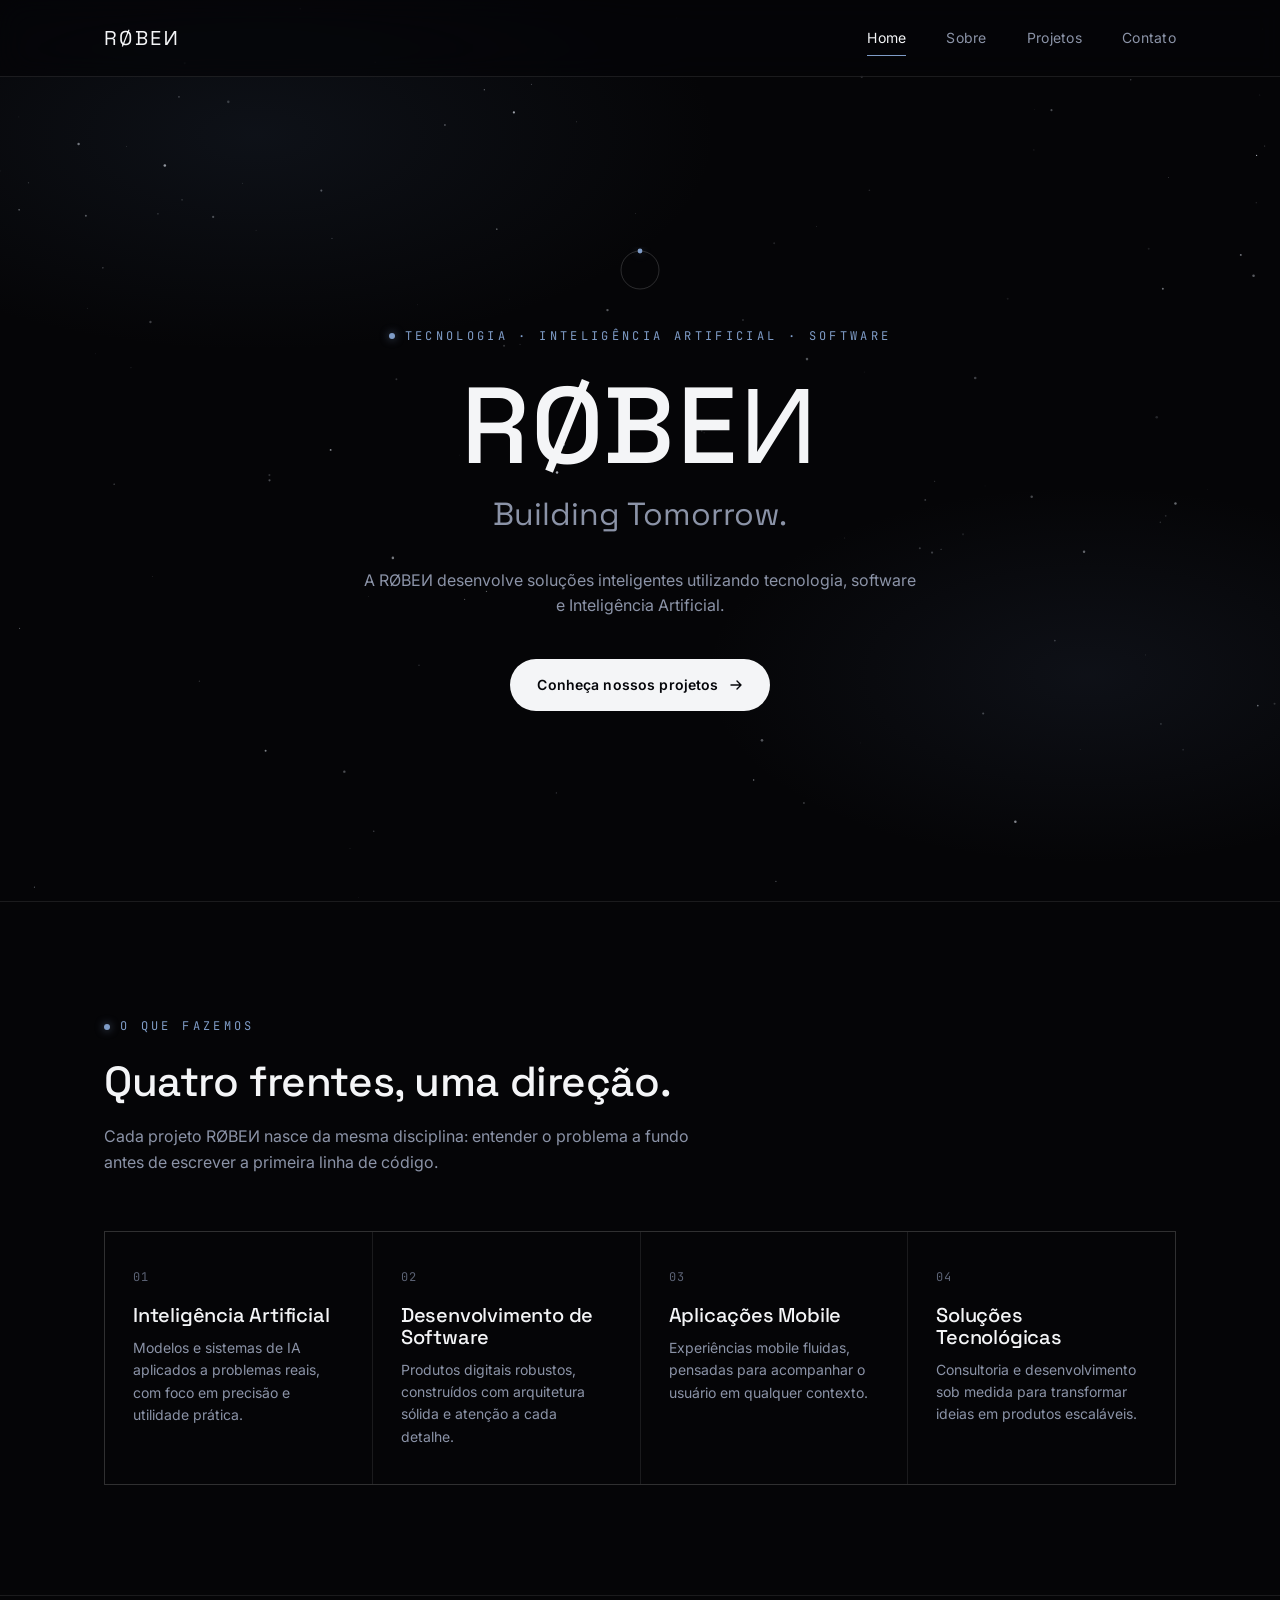
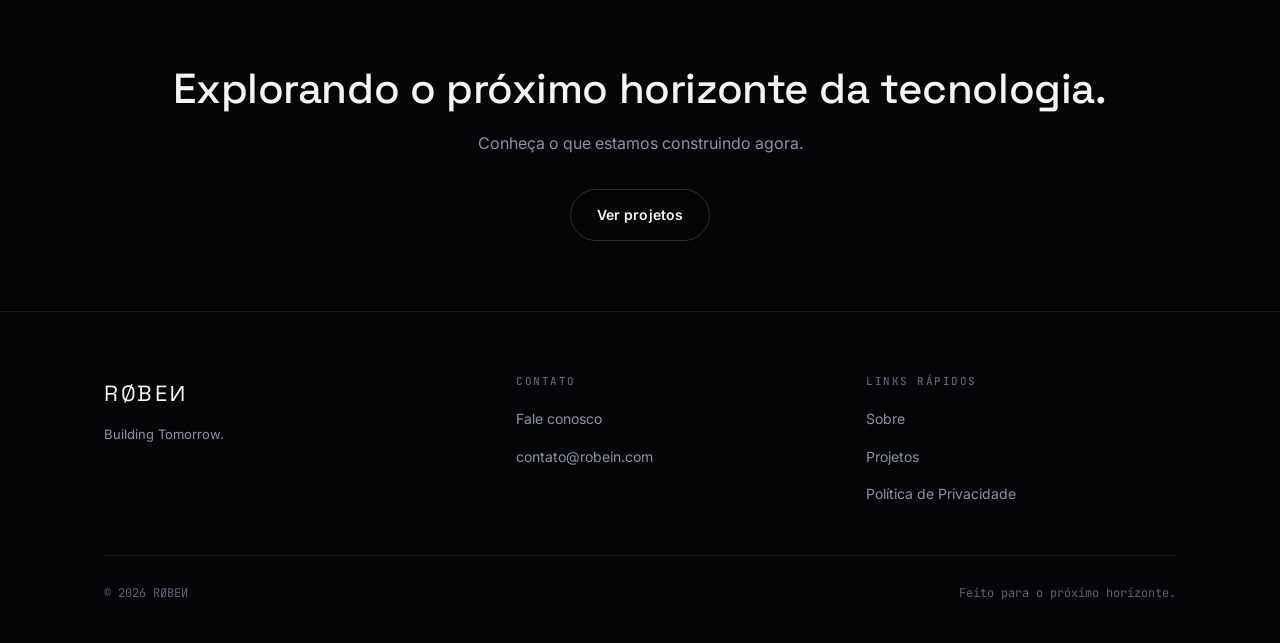
<file: index.html>
<!DOCTYPE html>
<html lang="pt-BR">
<head>
<meta charset="UTF-8">
<meta name="viewport" content="width=device-width, initial-scale=1.0">
<title>RØBEИ — Building Tomorrow.</title>
<meta name="description" content="A RØBEИ desenvolve soluções inteligentes utilizando tecnologia, software e Inteligência Artificial. Uma empresa de tecnologia inspirada no espaço.">
<meta name="theme-color" content="#050507">

<meta property="og:title" content="RØBEИ — Building Tomorrow.">
<meta property="og:description" content="A RØBEИ desenvolve soluções inteligentes utilizando tecnologia, software e Inteligência Artificial.">
<meta property="og:type" content="website">

<link rel="preconnect" href="https://fonts.googleapis.com">
<link rel="preconnect" href="https://fonts.gstatic.com" crossorigin>
<link href="https://fonts.googleapis.com/css2?family=Space+Grotesk:wght@400;500;600;700&family=Inter:wght@400;500;600&family=JetBrains+Mono:wght@400;500&display=swap" rel="stylesheet">
<link rel="stylesheet" href="css/style.css?v=2">
</head>
<body>

<header class="site-nav">
  <div class="container nav-inner">
    <a href="index.html" class="wordmark">RØBEИ<span class="sr-only"> (Roben)</span></a>
    <nav class="links">
      <a href="index.html" class="active">Home</a>
      <a href="sobre.html">Sobre</a>
      <a href="projetos.html">Projetos</a>
      <a href="contato.html">Contato</a>
    </nav>
    <button class="nav-toggle" aria-label="Abrir menu" aria-expanded="false">
      <svg width="18" height="18" viewBox="0 0 18 18" fill="none"><path d="M2 5h14M2 9h14M2 13h14" stroke="currentColor" stroke-width="1.4" stroke-linecap="round"/></svg>
    </button>
  </div>
</header>

<main>

  <!-- ============ HERO ============ -->
  <section class="hero">
    <div class="orbit-mark" aria-hidden="true">
      <svg viewBox="0 0 46 46">
        <circle class="ring" cx="23" cy="23" r="19"/>
        <circle class="dot" cx="23" cy="4" r="2.4"/>
      </svg>
    </div>
    <div class="eyebrow">Tecnologia · Inteligência Artificial · Software</div>
    <h1 class="brand">R<span class="star">Ø</span>BE<span class="star delay">И</span><span class="sr-only"> (Roben)</span></h1>
    <p class="tagline">Building Tomorrow.</p>
    <p class="lede">A RØBEИ desenvolve soluções inteligentes utilizando tecnologia, software e Inteligência Artificial.</p>
    <a href="projetos.html" class="btn btn-primary">
      Conheça nossos projetos
      <svg viewBox="0 0 14 14" fill="none"><path d="M2 7h10M8 3l4 4-4 4" stroke="currentColor" stroke-width="1.4" stroke-linecap="round" stroke-linejoin="round"/></svg>
    </a>
  </section>

  <hr class="hair">

  <!-- ============ O QUE FAZEMOS ============ -->
  <section>
    <div class="container">
      <div class="section-head reveal">
        <div class="eyebrow">O que fazemos</div>
        <h2>Quatro frentes, uma direção.</h2>
        <p>Cada projeto RØBEИ nasce da mesma disciplina: entender o problema a fundo antes de escrever a primeira linha de código.</p>
      </div>
    </div>
    <div class="container">
      <div class="grid-4 reveal">
        <div class="card">
          <span class="idx">01</span>
          <h3>Inteligência Artificial</h3>
          <p>Modelos e sistemas de IA aplicados a problemas reais, com foco em precisão e utilidade prática.</p>
        </div>
        <div class="card">
          <span class="idx">02</span>
          <h3>Desenvolvimento de Software</h3>
          <p>Produtos digitais robustos, construídos com arquitetura sólida e atenção a cada detalhe.</p>
        </div>
        <div class="card">
          <span class="idx">03</span>
          <h3>Aplicações Mobile</h3>
          <p>Experiências mobile fluidas, pensadas para acompanhar o usuário em qualquer contexto.</p>
        </div>
        <div class="card">
          <span class="idx">04</span>
          <h3>Soluções Tecnológicas</h3>
          <p>Consultoria e desenvolvimento sob medida para transformar ideias em produtos escaláveis.</p>
        </div>
      </div>
    </div>
  </section>

  <hr class="hair">

  <!-- ============ CTA FINAL ============ -->
  <section class="tight">
    <div class="container reveal" style="text-align:center;">
      <h2>Explorando o próximo horizonte da tecnologia.</h2>
      <p style="margin:0 auto 32px;">Conheça o que estamos construindo agora.</p>
      <a href="projetos.html" class="btn btn-ghost">Ver projetos</a>
    </div>
  </section>

</main>

<footer class="site-footer">
  <div class="container">
    <div class="footer-grid">
      <div class="footer-brand">
        <div class="wordmark">RØBEИ</div>
        <p>Building Tomorrow.</p>
      </div>
      <div class="footer-col">
        <h4>Contato</h4>
        <ul>
          <li><a href="contato.html">Fale conosco</a></li>
          <li><a href="mailto:contato@robein.com">contato@robein.com</a></li>
        </ul>
      </div>
      <div class="footer-col">
        <h4>Links rápidos</h4>
        <ul>
          <li><a href="sobre.html">Sobre</a></li>
          <li><a href="projetos.html">Projetos</a></li>
          <li><a href="privacidade.html">Política de Privacidade</a></li>
        </ul>
      </div>
    </div>
    <div class="footer-bottom">
      <span>© 2026 RØBEИ</span>
      <span>Feito para o próximo horizonte.</span>
    </div>
  </div>
</footer>

<script src="js/main.js"></script>
</body>
</html>
</file>
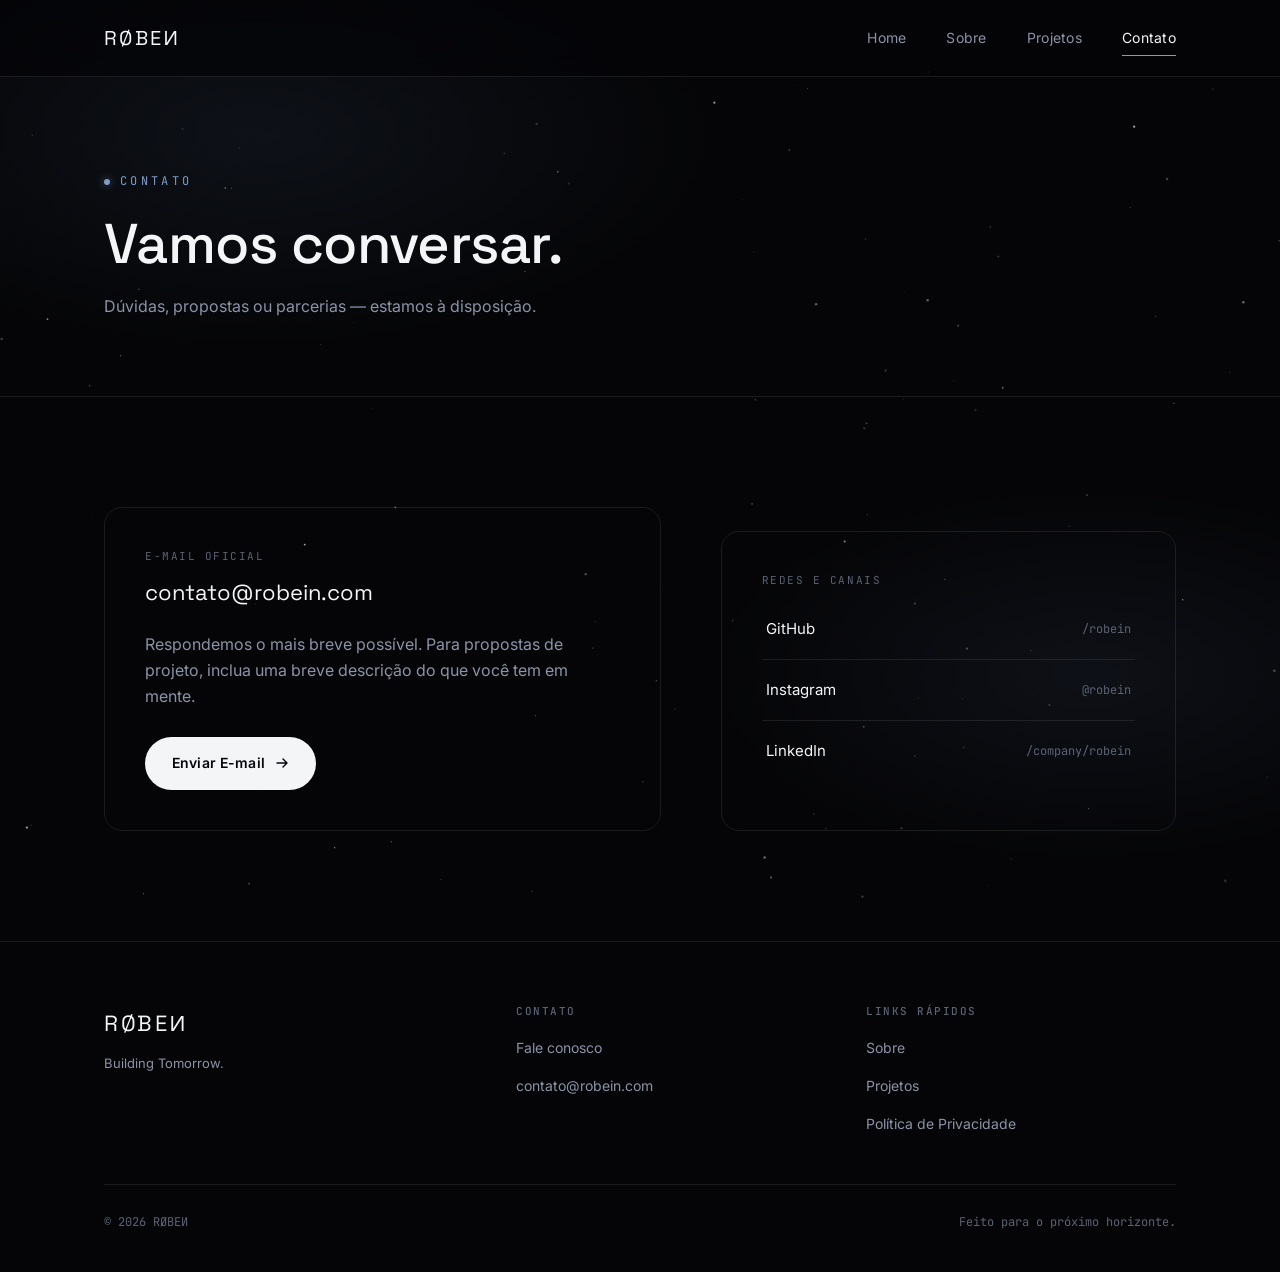
<file: contato.html>
<!DOCTYPE html>
<html lang="pt-BR">
<head>
<meta charset="UTF-8">
<meta name="viewport" content="width=device-width, initial-scale=1.0">
<title>Contato — RØBEИ</title>
<meta name="description" content="Entre em contato com a RØBEИ. E-mail, GitHub, Instagram e LinkedIn.">
<meta name="theme-color" content="#050507">

<link rel="preconnect" href="https://fonts.googleapis.com">
<link rel="preconnect" href="https://fonts.gstatic.com" crossorigin>
<link href="https://fonts.googleapis.com/css2?family=Space+Grotesk:wght@400;500;600;700&family=Inter:wght@400;500;600&family=JetBrains+Mono:wght@400;500&display=swap" rel="stylesheet">
<link rel="stylesheet" href="css/style.css?v=2">
</head>
<body>

<header class="site-nav">
  <div class="container nav-inner">
    <a href="index.html" class="wordmark">RØBEИ<span class="sr-only"> (Roben)</span></a>
    <nav class="links">
      <a href="index.html">Home</a>
      <a href="sobre.html">Sobre</a>
      <a href="projetos.html">Projetos</a>
      <a href="contato.html" class="active">Contato</a>
    </nav>
    <button class="nav-toggle" aria-label="Abrir menu" aria-expanded="false">
      <svg width="18" height="18" viewBox="0 0 18 18" fill="none"><path d="M2 5h14M2 9h14M2 13h14" stroke="currentColor" stroke-width="1.4" stroke-linecap="round"/></svg>
    </button>
  </div>
</header>

<main>

  <section class="page-hero">
    <div class="container">
      <div class="eyebrow reveal">Contato</div>
      <h1 class="reveal">Vamos conversar.</h1>
      <p class="reveal" style="max-width:560px;">Dúvidas, propostas ou parcerias — estamos à disposição.</p>
    </div>
  </section>

  <section>
    <div class="container">
      <div class="contact-grid">

        <div class="contact-block reveal">
          <span class="contact-label">E-mail oficial</span>
          <div class="contact-value">contato@robein.com</div>
          <p style="margin-bottom:28px;">Respondemos o mais breve possível. Para propostas de projeto, inclua uma breve descrição do que você tem em mente.</p>
          <a href="mailto:contato@robein.com" class="btn btn-primary">
            Enviar E-mail
            <svg viewBox="0 0 14 14" fill="none"><path d="M2 7h10M8 3l4 4-4 4" stroke="currentColor" stroke-width="1.4" stroke-linecap="round" stroke-linejoin="round"/></svg>
          </a>
        </div>

        <div class="contact-block reveal">
          <span class="contact-label">Redes e canais</span>
          <ul class="social-list">
            <li>
              <a href="#" target="_blank" rel="noopener noreferrer">
                GitHub
                <span class="tag">/robein</span>
              </a>
            </li>
            <li>
              <a href="#" target="_blank" rel="noopener noreferrer">
                Instagram
                <span class="tag">@robein</span>
              </a>
            </li>
            <li>
              <a href="#" target="_blank" rel="noopener noreferrer">
                LinkedIn
                <span class="tag">/company/robein</span>
              </a>
            </li>
          </ul>
        </div>

      </div>
    </div>
  </section>

</main>

<footer class="site-footer">
  <div class="container">
    <div class="footer-grid">
      <div class="footer-brand">
        <div class="wordmark">RØBEИ</div>
        <p>Building Tomorrow.</p>
      </div>
      <div class="footer-col">
        <h4>Contato</h4>
        <ul>
          <li><a href="contato.html">Fale conosco</a></li>
          <li><a href="mailto:contato@robein.com">contato@robein.com</a></li>
        </ul>
      </div>
      <div class="footer-col">
        <h4>Links rápidos</h4>
        <ul>
          <li><a href="sobre.html">Sobre</a></li>
          <li><a href="projetos.html">Projetos</a></li>
          <li><a href="privacidade.html">Política de Privacidade</a></li>
        </ul>
      </div>
    </div>
    <div class="footer-bottom">
      <span>© 2026 RØBEИ</span>
      <span>Feito para o próximo horizonte.</span>
    </div>
  </div>
</footer>

<script src="js/main.js"></script>
</body>
</html>
</file>
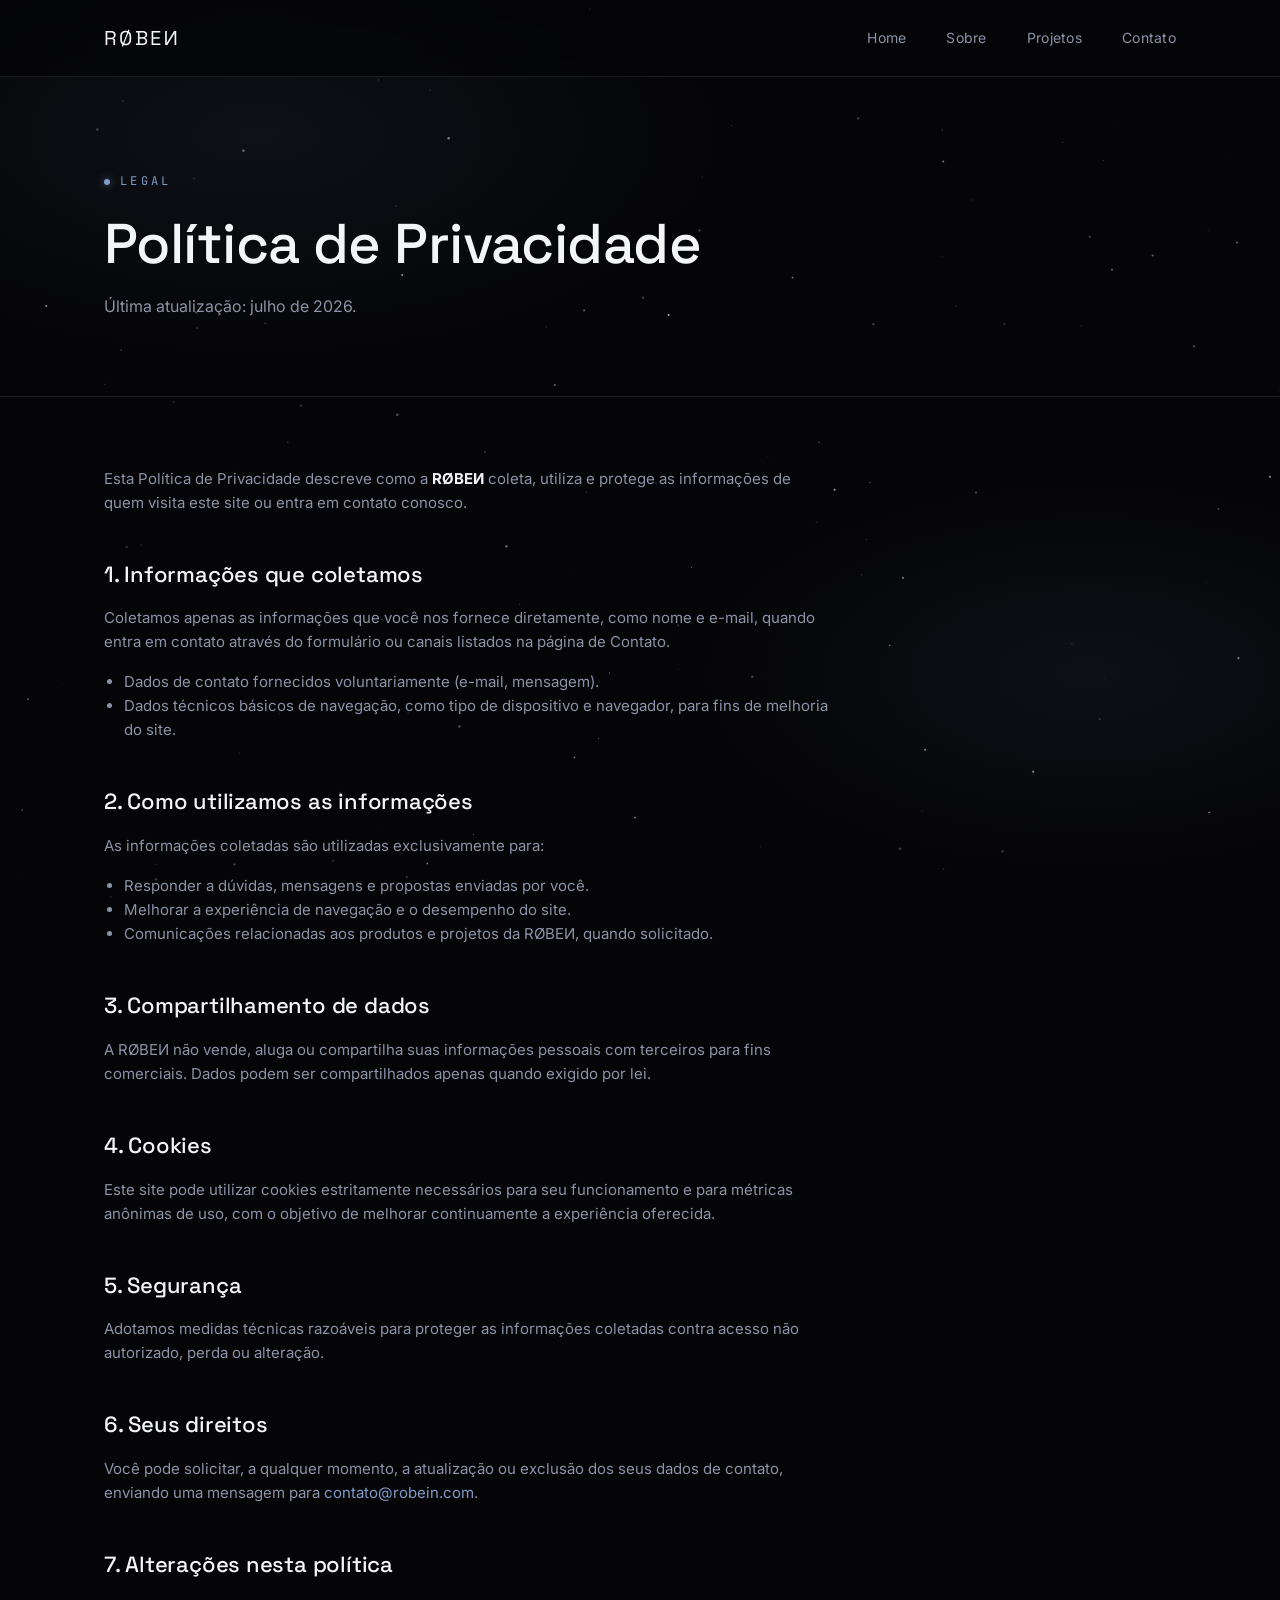
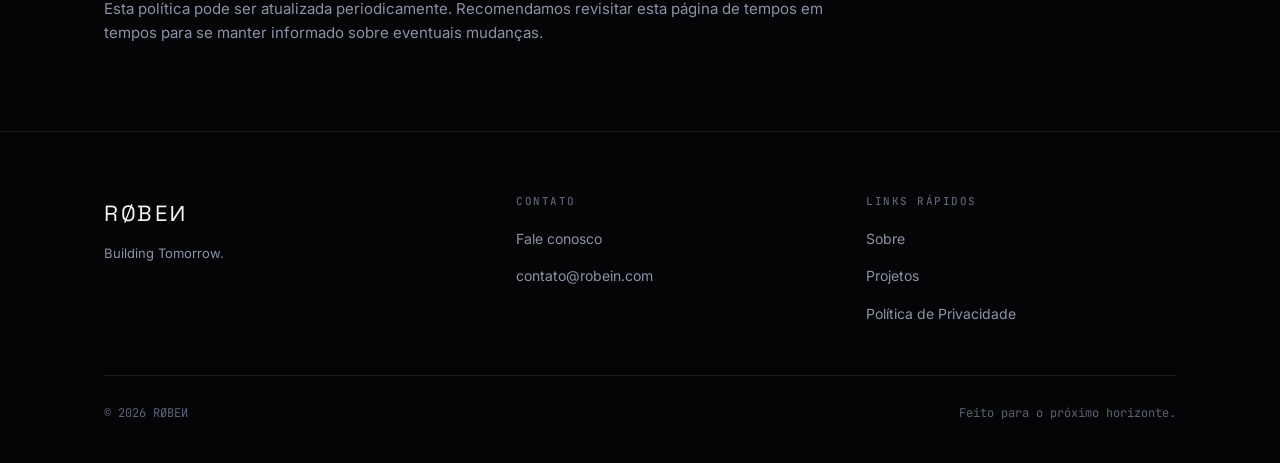
<file: privacidade.html>
<!DOCTYPE html>
<html lang="pt-BR">
<head>
<meta charset="UTF-8">
<meta name="viewport" content="width=device-width, initial-scale=1.0">
<title>Política de Privacidade — RØBEИ</title>
<meta name="description" content="Política de Privacidade da RØBEИ: como coletamos, usamos e protegemos suas informações.">
<meta name="theme-color" content="#050507">

<link rel="preconnect" href="https://fonts.googleapis.com">
<link rel="preconnect" href="https://fonts.gstatic.com" crossorigin>
<link href="https://fonts.googleapis.com/css2?family=Space+Grotesk:wght@400;500;600;700&family=Inter:wght@400;500;600&family=JetBrains+Mono:wght@400;500&display=swap" rel="stylesheet">
<link rel="stylesheet" href="css/style.css?v=2">
</head>
<body>

<header class="site-nav">
  <div class="container nav-inner">
    <a href="index.html" class="wordmark">RØBEИ<span class="sr-only"> (Roben)</span></a>
    <nav class="links">
      <a href="index.html">Home</a>
      <a href="sobre.html">Sobre</a>
      <a href="projetos.html">Projetos</a>
      <a href="contato.html">Contato</a>
    </nav>
    <button class="nav-toggle" aria-label="Abrir menu" aria-expanded="false">
      <svg width="18" height="18" viewBox="0 0 18 18" fill="none"><path d="M2 5h14M2 9h14M2 13h14" stroke="currentColor" stroke-width="1.4" stroke-linecap="round"/></svg>
    </button>
  </div>
</header>

<main>

  <section class="page-hero">
    <div class="container">
      <div class="eyebrow reveal">Legal</div>
      <h1 class="reveal">Política de Privacidade</h1>
      <p class="reveal">Última atualização: julho de 2026.</p>
    </div>
  </section>

  <section class="tight">
    <div class="container prose reveal">

      <p>Esta Política de Privacidade descreve como a <strong>RØBEИ</strong> coleta, utiliza e protege as informações de quem visita este site ou entra em contato conosco.</p>

      <h2>1. Informações que coletamos</h2>
      <p>Coletamos apenas as informações que você nos fornece diretamente, como nome e e-mail, quando entra em contato através do formulário ou canais listados na página de Contato.</p>
      <ul>
        <li>Dados de contato fornecidos voluntariamente (e-mail, mensagem).</li>
        <li>Dados técnicos básicos de navegação, como tipo de dispositivo e navegador, para fins de melhoria do site.</li>
      </ul>

      <h2>2. Como utilizamos as informações</h2>
      <p>As informações coletadas são utilizadas exclusivamente para:</p>
      <ul>
        <li>Responder a dúvidas, mensagens e propostas enviadas por você.</li>
        <li>Melhorar a experiência de navegação e o desempenho do site.</li>
        <li>Comunicações relacionadas aos produtos e projetos da RØBEИ, quando solicitado.</li>
      </ul>

      <h2>3. Compartilhamento de dados</h2>
      <p>A RØBEИ não vende, aluga ou compartilha suas informações pessoais com terceiros para fins comerciais. Dados podem ser compartilhados apenas quando exigido por lei.</p>

      <h2>4. Cookies</h2>
      <p>Este site pode utilizar cookies estritamente necessários para seu funcionamento e para métricas anônimas de uso, com o objetivo de melhorar continuamente a experiência oferecida.</p>

      <h2>5. Segurança</h2>
      <p>Adotamos medidas técnicas razoáveis para proteger as informações coletadas contra acesso não autorizado, perda ou alteração.</p>

      <h2>6. Seus direitos</h2>
      <p>Você pode solicitar, a qualquer momento, a atualização ou exclusão dos seus dados de contato, enviando uma mensagem para <a href="mailto:contato@robein.com" style="color:var(--accent); text-decoration:none;">contato@robein.com</a>.</p>

      <h2>7. Alterações nesta política</h2>
      <p>Esta política pode ser atualizada periodicamente. Recomendamos revisitar esta página de tempos em tempos para se manter informado sobre eventuais mudanças.</p>

    </div>
  </section>

</main>

<footer class="site-footer">
  <div class="container">
    <div class="footer-grid">
      <div class="footer-brand">
        <div class="wordmark">RØBEИ</div>
        <p>Building Tomorrow.</p>
      </div>
      <div class="footer-col">
        <h4>Contato</h4>
        <ul>
          <li><a href="contato.html">Fale conosco</a></li>
          <li><a href="mailto:contato@robein.com">contato@robein.com</a></li>
        </ul>
      </div>
      <div class="footer-col">
        <h4>Links rápidos</h4>
        <ul>
          <li><a href="sobre.html">Sobre</a></li>
          <li><a href="projetos.html">Projetos</a></li>
          <li><a href="privacidade.html">Política de Privacidade</a></li>
        </ul>
      </div>
    </div>
    <div class="footer-bottom">
      <span>© 2026 RØBEИ</span>
      <span>Feito para o próximo horizonte.</span>
    </div>
  </div>
</footer>

<script src="js/main.js"></script>
</body>
</html>
</file>
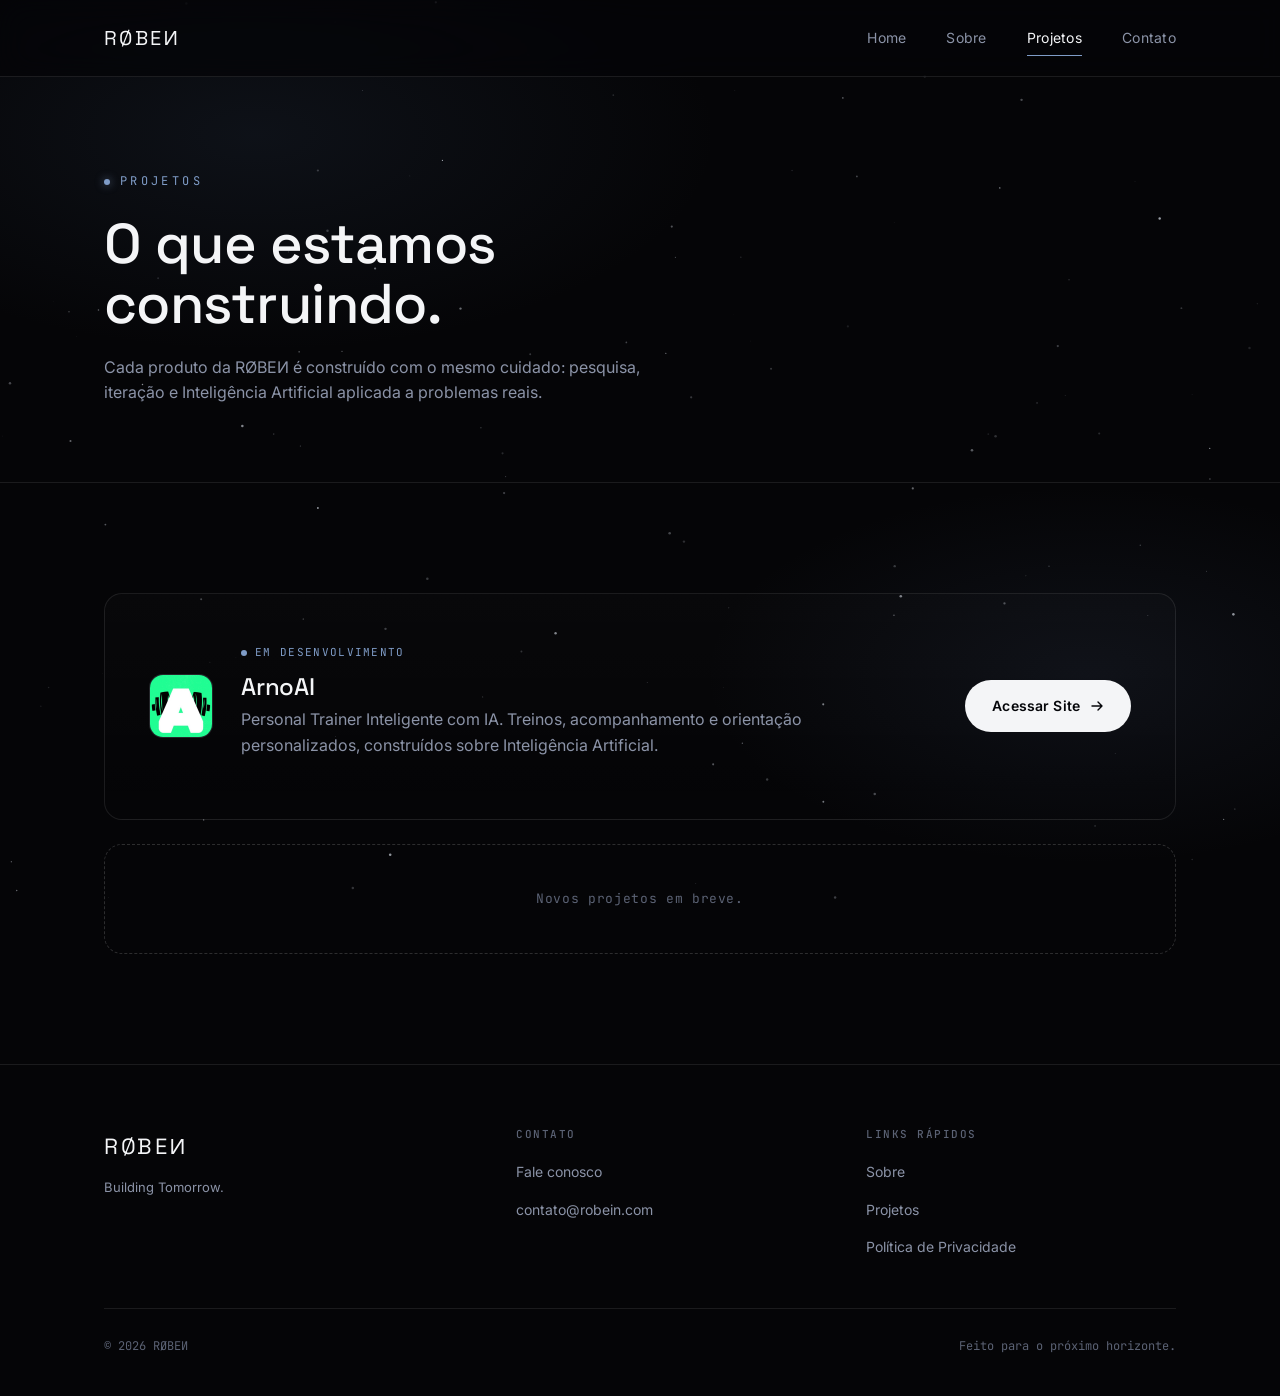
<file: projetos.html>
<!DOCTYPE html>
<html lang="pt-BR">
<head>
<meta charset="UTF-8">
<meta name="viewport" content="width=device-width, initial-scale=1.0">
<title>Projetos — RØBEИ</title>
<meta name="description" content="Conheça os projetos da RØBEИ, incluindo o ArnoAI, personal trainer inteligente com Inteligência Artificial.">
<meta name="theme-color" content="#050507">

<link rel="preconnect" href="https://fonts.googleapis.com">
<link rel="preconnect" href="https://fonts.gstatic.com" crossorigin>
<link href="https://fonts.googleapis.com/css2?family=Space+Grotesk:wght@400;500;600;700&family=Inter:wght@400;500;600&family=JetBrains+Mono:wght@400;500&display=swap" rel="stylesheet">
<link rel="stylesheet" href="css/style.css?v=2">
</head>
<body>

<header class="site-nav">
  <div class="container nav-inner">
    <a href="index.html" class="wordmark">RØBEИ<span class="sr-only"> (Roben)</span></a>
    <nav class="links">
      <a href="index.html">Home</a>
      <a href="sobre.html">Sobre</a>
      <a href="projetos.html" class="active">Projetos</a>
      <a href="contato.html">Contato</a>
    </nav>
    <button class="nav-toggle" aria-label="Abrir menu" aria-expanded="false">
      <svg width="18" height="18" viewBox="0 0 18 18" fill="none"><path d="M2 5h14M2 9h14M2 13h14" stroke="currentColor" stroke-width="1.4" stroke-linecap="round"/></svg>
    </button>
  </div>
</header>

<main>

  <section class="page-hero">
    <div class="container">
      <div class="eyebrow reveal">Projetos</div>
      <h1 class="reveal">O que estamos<br>construindo.</h1>
      <p class="reveal" style="max-width:600px;">Cada produto da RØBEИ é construído com o mesmo cuidado: pesquisa, iteração e Inteligência Artificial aplicada a problemas reais.</p>
    </div>
  </section>

  <section>
    <div class="container" style="display:flex; flex-direction:column; gap:24px;">

      <div class="project-card reveal">
        <div class="project-icon" style="width:64px;height:64px;overflow:hidden;border-radius:14px;flex-shrink:0;">
          <img style="width:64px;height:64px;object-fit:cover;display:block;" src="[data-uri]" alt="Logo do ArnoAI" loading="lazy">
        </div>
        <div class="project-info">
          <span class="status">Em desenvolvimento</span>
          <h3>ArnoAI</h3>
          <p>Personal Trainer Inteligente com IA. Treinos, acompanhamento e orientação personalizados, construídos sobre Inteligência Artificial.</p>
        </div>
        <a href="https://guxta44.github.io/ArnoAI/" class="btn btn-primary" target="_blank" rel="noopener noreferrer">
          Acessar Site
          <svg viewBox="0 0 14 14" fill="none"><path d="M2 7h10M8 3l4 4-4 4" stroke="currentColor" stroke-width="1.4" stroke-linecap="round" stroke-linejoin="round"/></svg>
        </a>
      </div>

      <div class="project-placeholder reveal">
        Novos projetos em breve.
      </div>

    </div>
  </section>

</main>

<footer class="site-footer">
  <div class="container">
    <div class="footer-grid">
      <div class="footer-brand">
        <div class="wordmark">RØBEИ</div>
        <p>Building Tomorrow.</p>
      </div>
      <div class="footer-col">
        <h4>Contato</h4>
        <ul>
          <li><a href="contato.html">Fale conosco</a></li>
          <li><a href="mailto:contato@robein.com">contato@robein.com</a></li>
        </ul>
      </div>
      <div class="footer-col">
        <h4>Links rápidos</h4>
        <ul>
          <li><a href="sobre.html">Sobre</a></li>
          <li><a href="projetos.html">Projetos</a></li>
          <li><a href="privacidade.html">Política de Privacidade</a></li>
        </ul>
      </div>
    </div>
    <div class="footer-bottom">
      <span>© 2026 RØBEИ</span>
      <span>Feito para o próximo horizonte.</span>
    </div>
  </div>
</footer>

<script src="js/main.js"></script>
</body>
</html>
</file>
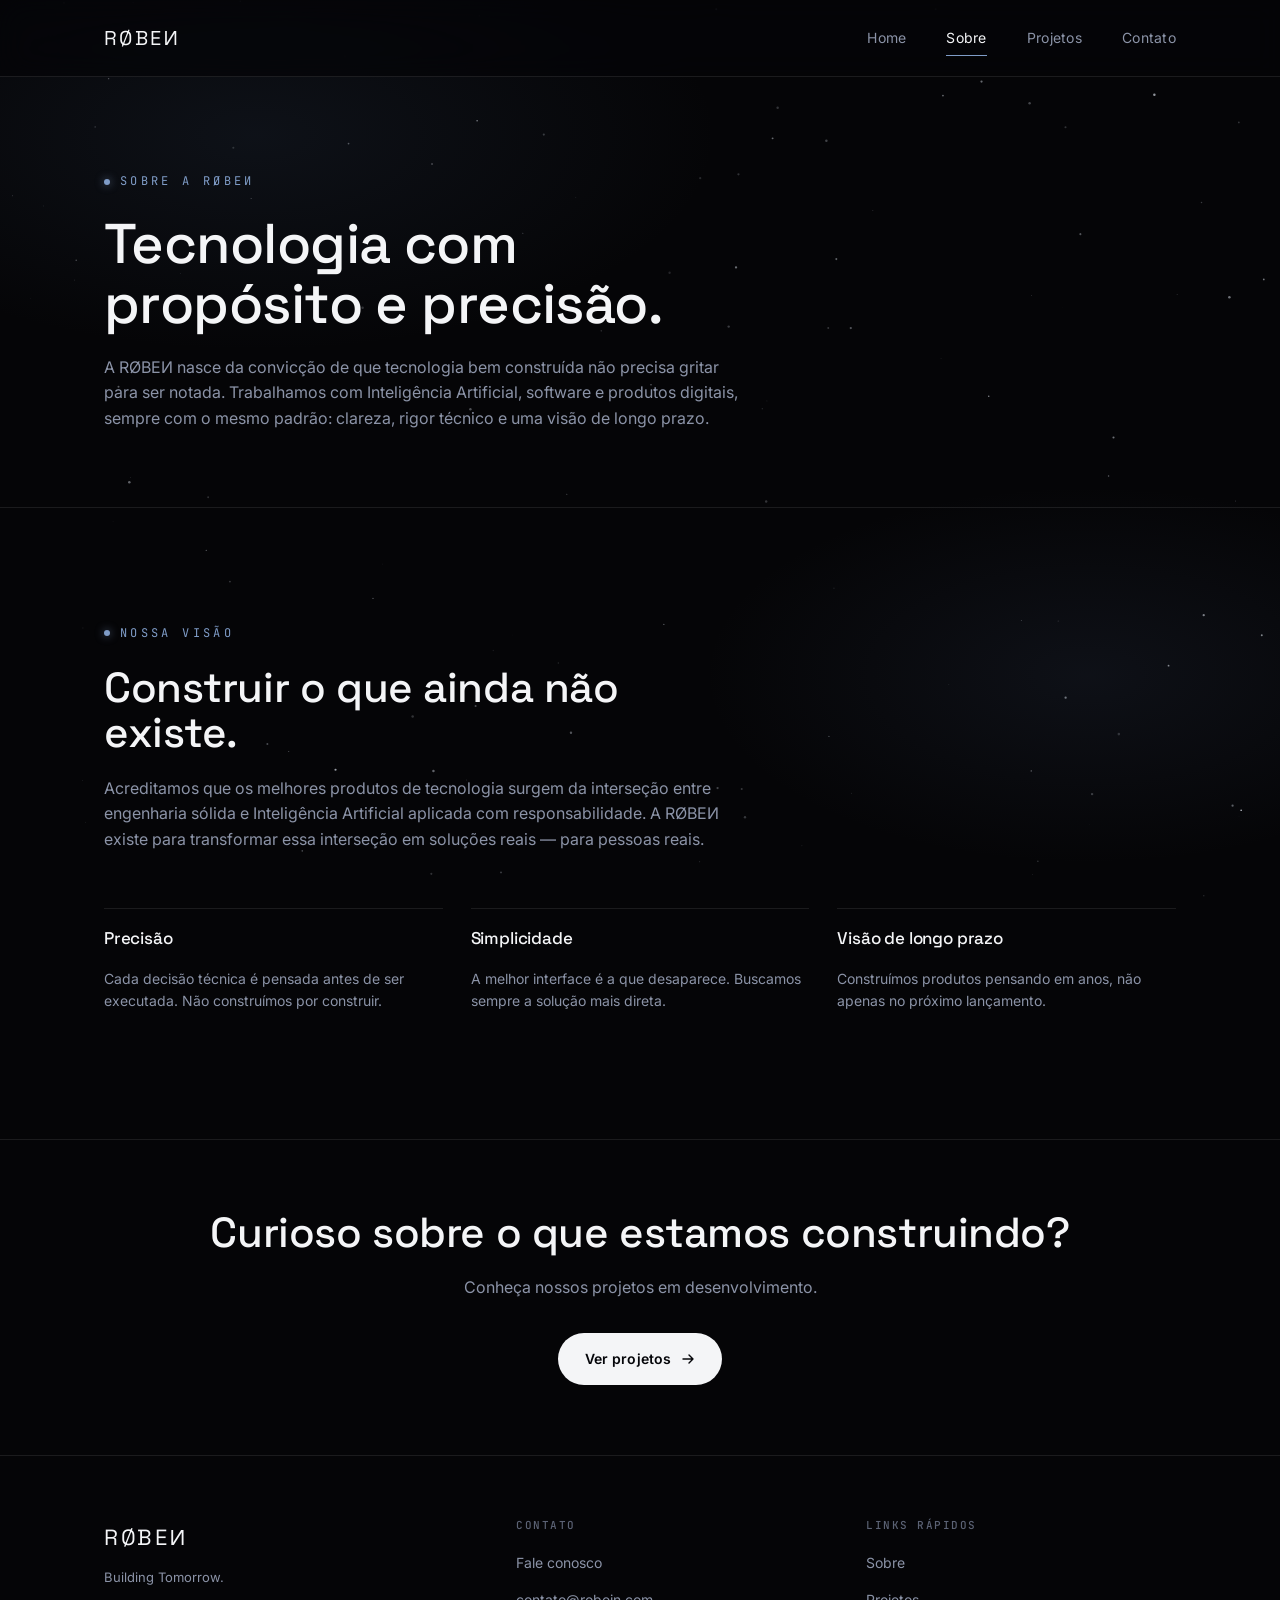
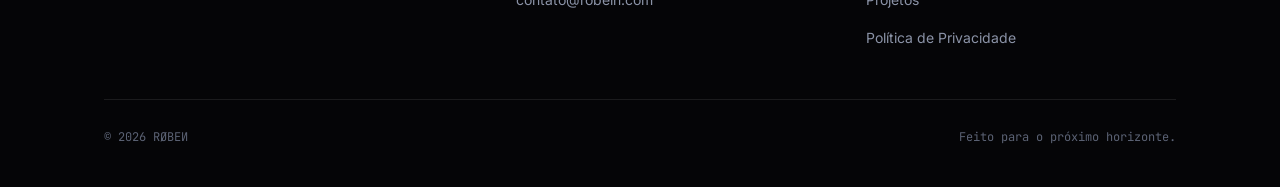
<file: sobre.html>
<!DOCTYPE html>
<html lang="pt-BR">
<head>
<meta charset="UTF-8">
<meta name="viewport" content="width=device-width, initial-scale=1.0">
<title>Sobre — RØBEИ</title>
<meta name="description" content="Conheça a RØBEИ: uma empresa de tecnologia dedicada a Inteligência Artificial, software e inovação, guiada por precisão e visão de longo prazo.">
<meta name="theme-color" content="#050507">

<link rel="preconnect" href="https://fonts.googleapis.com">
<link rel="preconnect" href="https://fonts.gstatic.com" crossorigin>
<link href="https://fonts.googleapis.com/css2?family=Space+Grotesk:wght@400;500;600;700&family=Inter:wght@400;500;600&family=JetBrains+Mono:wght@400;500&display=swap" rel="stylesheet">
<link rel="stylesheet" href="css/style.css?v=2">
</head>
<body>

<header class="site-nav">
  <div class="container nav-inner">
    <a href="index.html" class="wordmark">RØBEИ<span class="sr-only"> (Roben)</span></a>
    <nav class="links">
      <a href="index.html">Home</a>
      <a href="sobre.html" class="active">Sobre</a>
      <a href="projetos.html">Projetos</a>
      <a href="contato.html">Contato</a>
    </nav>
    <button class="nav-toggle" aria-label="Abrir menu" aria-expanded="false">
      <svg width="18" height="18" viewBox="0 0 18 18" fill="none"><path d="M2 5h14M2 9h14M2 13h14" stroke="currentColor" stroke-width="1.4" stroke-linecap="round"/></svg>
    </button>
  </div>
</header>

<main>

  <section class="page-hero">
    <div class="container">
      <div class="eyebrow reveal">Sobre a RØBEИ</div>
      <h1 class="reveal">Tecnologia com<br>propósito e precisão.</h1>
      <p class="reveal" style="max-width:640px;">A RØBEИ nasce da convicção de que tecnologia bem construída não precisa gritar para ser notada. Trabalhamos com Inteligência Artificial, software e produtos digitais, sempre com o mesmo padrão: clareza, rigor técnico e uma visão de longo prazo.</p>
    </div>
  </section>

  <section>
    <div class="container">
      <div class="section-head reveal">
        <div class="eyebrow">Nossa visão</div>
        <h2>Construir o que ainda não existe.</h2>
        <p>Acreditamos que os melhores produtos de tecnologia surgem da interseção entre engenharia sólida e Inteligência Artificial aplicada com responsabilidade. A RØBEИ existe para transformar essa interseção em soluções reais — para pessoas reais.</p>
      </div>

      <div class="values reveal">
        <div class="value-item">
          <h3>Precisão</h3>
          <p>Cada decisão técnica é pensada antes de ser executada. Não construímos por construir.</p>
        </div>
        <div class="value-item">
          <h3>Simplicidade</h3>
          <p>A melhor interface é a que desaparece. Buscamos sempre a solução mais direta.</p>
        </div>
        <div class="value-item">
          <h3>Visão de longo prazo</h3>
          <p>Construímos produtos pensando em anos, não apenas no próximo lançamento.</p>
        </div>
      </div>
    </div>
  </section>

  <hr class="hair">

  <section class="tight">
    <div class="container reveal" style="text-align:center;">
      <h2>Curioso sobre o que estamos construindo?</h2>
      <p style="margin:0 auto 32px;">Conheça nossos projetos em desenvolvimento.</p>
      <a href="projetos.html" class="btn btn-primary">
        Ver projetos
        <svg viewBox="0 0 14 14" fill="none"><path d="M2 7h10M8 3l4 4-4 4" stroke="currentColor" stroke-width="1.4" stroke-linecap="round" stroke-linejoin="round"/></svg>
      </a>
    </div>
  </section>

</main>

<footer class="site-footer">
  <div class="container">
    <div class="footer-grid">
      <div class="footer-brand">
        <div class="wordmark">RØBEИ</div>
        <p>Building Tomorrow.</p>
      </div>
      <div class="footer-col">
        <h4>Contato</h4>
        <ul>
          <li><a href="contato.html">Fale conosco</a></li>
          <li><a href="mailto:contato@robein.com">contato@robein.com</a></li>
        </ul>
      </div>
      <div class="footer-col">
        <h4>Links rápidos</h4>
        <ul>
          <li><a href="sobre.html">Sobre</a></li>
          <li><a href="projetos.html">Projetos</a></li>
          <li><a href="privacidade.html">Política de Privacidade</a></li>
        </ul>
      </div>
    </div>
    <div class="footer-bottom">
      <span>© 2026 RØBEИ</span>
      <span>Feito para o próximo horizonte.</span>
    </div>
  </div>
</footer>

<script src="js/main.js"></script>
</body>
</html>
</file>
<file: css/style.css>
/* ============================================================
   RØBEИ — Stylesheet
   Design tokens: deep-space black/white palette, restrained blue accent
   ============================================================ */

:root{
  --bg:            #050507;
  --bg-alt:        #0b0c11;
  --panel:         #0e0f15;
  --line:          rgba(255,255,255,0.09);
  --line-strong:   rgba(255,255,255,0.16);
  --fg:            #f4f5f7;
  --muted:         #8b93a7;
  --muted-dim:     #5b6274;
  --accent:        #7f9cc7;
  --accent-dim:    #3c5170;
  --glow:          rgba(140,168,214,0.35);

  --font-display:  'Space Grotesk', 'Helvetica Neue', Arial, sans-serif;
  --font-body:     'Inter', 'Helvetica Neue', Arial, sans-serif;
  --font-mono:     'JetBrains Mono', 'Courier New', monospace;

  --container: 1120px;
  --gutter: 24px;

  --ease: cubic-bezier(.16,.8,.24,1);
}

*,*::before,*::after{ box-sizing: border-box; }
html{ scroll-behavior: smooth; }

@media (prefers-reduced-motion: reduce){
  html{ scroll-behavior: auto; }
  *,*::before,*::after{ animation-duration: 0.001ms !important; animation-iteration-count: 1 !important; transition-duration: 0.001ms !important; scroll-behavior: auto !important; }
}

body{
  margin:0;
  background: var(--bg);
  color: var(--fg);
  font-family: var(--font-body);
  font-size: 16px;
  line-height: 1.6;
  -webkit-font-smoothing: antialiased;
  overflow-x: hidden;
}

/* ---------- starfield canvas ---------- */
#stars{
  position: fixed;
  inset: 0;
  z-index: -2;
  width: 100%;
  height: 100%;
  background:
    radial-gradient(ellipse 60% 40% at 20% 15%, rgba(60,81,112,0.16), transparent 60%),
    radial-gradient(ellipse 50% 35% at 85% 75%, rgba(80,100,140,0.12), transparent 60%),
    var(--bg);
}

/* ---------- layout helpers ---------- */
.container{
  max-width: var(--container);
  margin: 0 auto;
  padding: 0 var(--gutter);
}

section{ position: relative; padding: 110px 0; }
section.tight{ padding: 70px 0; }

.eyebrow{
  font-family: var(--font-mono);
  font-size: 12px;
  letter-spacing: 0.28em;
  text-transform: uppercase;
  color: var(--accent);
  display: inline-flex;
  align-items: center;
  gap: 10px;
  margin-bottom: 22px;
}
.eyebrow::before{
  content:'';
  width: 6px; height: 6px;
  border-radius: 50%;
  background: var(--accent);
  box-shadow: 0 0 8px 1px var(--glow);
}

h1,h2,h3,h4{
  font-family: var(--font-display);
  font-weight: 500;
  line-height: 1.08;
  letter-spacing: -0.01em;
  margin: 0 0 20px;
}

h2{ font-size: clamp(28px, 4vw, 42px); }
h3{ font-size: 20px; }

p{ color: var(--muted); margin: 0 0 16px; max-width: 640px; }
a{ color: inherit; }

.section-head{ max-width: 620px; margin-bottom: 56px; }

hr.hair{
  border: none;
  border-top: 1px solid var(--line);
  margin: 0;
}

/* ---------- nav ---------- */
header.site-nav{
  position: sticky;
  top: 0;
  z-index: 40;
  backdrop-filter: blur(14px) saturate(140%);
  background: rgba(5,5,7,0.72);
  border-bottom: 1px solid var(--line);
}
.nav-inner{
  display: flex;
  align-items: center;
  justify-content: space-between;
  height: 76px;
}
.wordmark{
  font-family: var(--font-display);
  font-size: 20px;
  letter-spacing: 0.12em;
  text-decoration: none;
  color: var(--fg);
  display: inline-flex;
  align-items: baseline;
  gap: 2px;
}
.wordmark .star{
  color: var(--accent);
  animation: twinkle 4.5s ease-in-out infinite;
  text-shadow: 0 0 10px var(--glow);
}
.wordmark .star.delay{ animation-delay: 1.6s; }

@keyframes twinkle{
  0%, 100%{ opacity: 1; }
  50%{ opacity: 0.45; }
}

nav.links{ display: flex; gap: 40px; align-items: center; }
nav.links a{
  font-size: 14px;
  text-decoration: none;
  color: var(--muted);
  letter-spacing: 0.02em;
  position: relative;
  padding: 4px 0;
  transition: color .25s var(--ease);
}
nav.links a:hover, nav.links a.active{ color: var(--fg); }
nav.links a.active::after{
  content:'';
  position: absolute;
  left: 0; right: 0; bottom: -3px;
  height: 1px;
  background: var(--accent);
}

.nav-toggle{
  display: none;
  background: none;
  border: 1px solid var(--line-strong);
  border-radius: 8px;
  width: 40px; height: 40px;
  color: var(--fg);
  cursor: pointer;
  align-items: center;
  justify-content: center;
}

@media (max-width: 760px){
  nav.links{
    position: fixed;
    top: 76px; left: 0; right: 0;
    flex-direction: column;
    background: rgba(5,5,7,0.97);
    border-bottom: 1px solid var(--line);
    padding: 24px var(--gutter) 32px;
    gap: 22px;
    transform: translateY(-8px);
    opacity: 0;
    pointer-events: none;
    transition: all .3s var(--ease);
  }
  nav.links.open{
    transform: translateY(0);
    opacity: 1;
    pointer-events: auto;
  }
  .nav-toggle{ display: flex; }
}

/* ---------- buttons ---------- */
.btn{
  display: inline-flex;
  align-items: center;
  gap: 10px;
  font-family: var(--font-body);
  font-size: 14px;
  font-weight: 600;
  letter-spacing: 0.01em;
  text-decoration: none;
  padding: 14px 26px;
  border-radius: 999px;
  transition: all .3s var(--ease);
  cursor: pointer;
  border: 1px solid transparent;
}
.btn-primary{
  background: var(--fg);
  color: #05060a;
}
.btn-primary:hover{
  background: var(--accent);
  color: #05060a;
  transform: translateY(-2px);
  box-shadow: 0 10px 30px -10px var(--glow);
}
.btn-ghost{
  border-color: var(--line-strong);
  color: var(--fg);
  background: transparent;
}
.btn-ghost:hover{
  border-color: var(--accent);
  color: var(--accent);
}
.btn svg{ width: 14px; height: 14px; transition: transform .3s var(--ease); }
.btn:hover svg{ transform: translateX(3px); }

/* ---------- hero ---------- */
.hero{
  min-height: calc(100vh - 76px);
  display: flex;
  flex-direction: column;
  align-items: center;
  justify-content: center;
  text-align: center;
  padding: 80px var(--gutter) 100px;
}
.orbit-mark{
  width: 46px; height: 46px;
  margin-bottom: 34px;
  position: relative;
}
.orbit-mark svg{ width: 100%; height: 100%; }
.orbit-mark .ring{
  fill: none;
  stroke: var(--line-strong);
  stroke-width: 1;
}
.orbit-mark .dot{
  fill: var(--accent);
  filter: drop-shadow(0 0 4px var(--glow));
  transform-origin: 23px 23px;
  animation: orbit 7s linear infinite;
}
@keyframes orbit{ to{ transform: rotate(360deg); } }

.hero h1.brand{
  font-size: clamp(48px, 9vw, 108px);
  letter-spacing: 0.02em;
  margin-bottom: 4px;
}
.hero .tagline{
  font-family: var(--font-display);
  font-weight: 400;
  font-size: clamp(22px, 3vw, 32px);
  color: var(--muted);
  margin-bottom: 28px;
}
.hero .lede{
  max-width: 560px;
  margin: 0 auto 40px;
  font-size: 16px;
  color: var(--muted);
}

/* ---------- grid / cards ---------- */
.grid-4{
  display: grid;
  grid-template-columns: repeat(4, 1fr);
  gap: 1px;
  background: var(--line);
  border: 1px solid var(--line);
}
.grid-4 .card{
  background: var(--bg);
  padding: 36px 28px;
  transition: background .3s var(--ease);
}
.grid-4 .card:hover{ background: var(--panel); }
.card .idx{
  font-family: var(--font-mono);
  font-size: 12px;
  color: var(--muted-dim);
  letter-spacing: 0.1em;
  margin-bottom: 18px;
  display: block;
}
.card h3{ margin-bottom: 10px; }
.card p{ font-size: 14px; margin-bottom: 0; }

@media (max-width: 900px){
  .grid-4{ grid-template-columns: repeat(2, 1fr); }
}
@media (max-width: 560px){
  .grid-4{ grid-template-columns: 1fr; }
}

/* ---------- project cards ---------- */
.project-card{
  border: 1px solid var(--line);
  border-radius: 18px;
  padding: 44px;
  display: grid;
  grid-template-columns: auto 1fr auto;
  gap: 28px;
  align-items: center;
  background: linear-gradient(180deg, rgba(255,255,255,0.015), transparent);
  transition: border-color .3s var(--ease);
}
.project-card:hover{ border-color: var(--line-strong); }
.project-icon{
  font-size: 34px;
  width: 64px; height: 64px;
  display: flex; align-items: center; justify-content: center;
  border: 1px solid var(--line);
  border-radius: 14px;
  overflow: hidden;
  flex-shrink: 0;
  background: var(--panel);
}
.project-icon img{
  width: 100%;
  height: 100%;
  object-fit: cover;
  display: block;
}
.project-info h3{ font-size: 24px; margin-bottom: 8px; }
.status{
  display: inline-flex;
  align-items: center;
  gap: 8px;
  font-family: var(--font-mono);
  font-size: 11px;
  letter-spacing: 0.12em;
  text-transform: uppercase;
  color: var(--accent);
  margin-bottom: 12px;
}
.status::before{
  content:'';
  width: 6px; height: 6px;
  border-radius: 50%;
  background: var(--accent);
  animation: twinkle 2.4s ease-in-out infinite;
}

.project-placeholder{
  border: 1px dashed var(--line-strong);
  border-radius: 18px;
  padding: 44px;
  text-align: center;
  color: var(--muted-dim);
  font-family: var(--font-mono);
  font-size: 13px;
  letter-spacing: 0.05em;
}

@media (max-width: 700px){
  .project-card{ grid-template-columns: 1fr; text-align: left; }
  .project-card .btn{ width: 100%; justify-content: center; }
}

/* ---------- contact ---------- */
.contact-grid{
  display: grid;
  grid-template-columns: 1.1fr 0.9fr;
  gap: 60px;
}
@media (max-width: 800px){ .contact-grid{ grid-template-columns: 1fr; } }

.contact-block{
  border: 1px solid var(--line);
  border-radius: 18px;
  padding: 40px;
}
.contact-block + .contact-block{ margin-top: 24px; }
.contact-label{
  font-family: var(--font-mono);
  font-size: 11px;
  letter-spacing: 0.14em;
  text-transform: uppercase;
  color: var(--muted-dim);
  margin-bottom: 10px;
  display: block;
}
.contact-value{
  font-family: var(--font-display);
  font-size: 22px;
  margin-bottom: 22px;
  word-break: break-word;
}
.social-list{ list-style: none; margin: 0; padding: 0; display: flex; flex-direction: column; gap: 0; }
.social-list li{ border-top: 1px solid var(--line); }
.social-list li:first-child{ border-top: none; }
.social-list a{
  display: flex;
  align-items: center;
  justify-content: space-between;
  padding: 18px 4px;
  text-decoration: none;
  color: var(--fg);
  font-size: 15px;
  transition: color .25s var(--ease);
}
.social-list a:hover{ color: var(--accent); }
.social-list span.tag{
  font-family: var(--font-mono);
  font-size: 12px;
  color: var(--muted-dim);
}

/* ---------- footer ---------- */
footer.site-footer{
  border-top: 1px solid var(--line);
  padding: 64px 0 40px;
}
.footer-grid{
  display: grid;
  grid-template-columns: 1.2fr 1fr 1fr;
  gap: 40px;
  margin-bottom: 48px;
}
@media (max-width: 700px){ .footer-grid{ grid-template-columns: 1fr; gap: 32px; } }

.footer-brand .wordmark{ font-size: 22px; margin-bottom: 12px; }
.footer-brand p{ font-size: 13px; margin: 0; }

.footer-col h4{
  font-family: var(--font-mono);
  font-size: 11px;
  letter-spacing: 0.14em;
  text-transform: uppercase;
  color: var(--muted-dim);
  font-weight: 500;
  margin-bottom: 18px;
}
.footer-col ul{ list-style: none; margin: 0; padding: 0; display: flex; flex-direction: column; gap: 12px; }
.footer-col a{ text-decoration: none; color: var(--muted); font-size: 14px; transition: color .25s var(--ease); }
.footer-col a:hover{ color: var(--fg); }

.footer-bottom{
  display: flex;
  justify-content: space-between;
  align-items: center;
  padding-top: 28px;
  border-top: 1px solid var(--line);
  font-family: var(--font-mono);
  font-size: 12px;
  color: var(--muted-dim);
  flex-wrap: wrap;
  gap: 12px;
}

/* ---------- accessible hidden text (for screen readers / SEO, no visual change) ---------- */
.sr-only{
  position: absolute;
  width: 1px; height: 1px;
  padding: 0; margin: -1px;
  overflow: hidden;
  clip: rect(0,0,0,0);
  white-space: nowrap;
  border: 0;
}

/* ---------- reveal on scroll ---------- */
.reveal{
  opacity: 0;
  transform: translateY(18px);
  transition: opacity .8s var(--ease), transform .8s var(--ease);
}
.reveal.in{ opacity: 1; transform: translateY(0); }

/* ---------- inner page hero (about/projects/contact/privacy) ---------- */
.page-hero{
  padding: 90px 0 60px;
  border-bottom: 1px solid var(--line);
}
.page-hero h1{ font-size: clamp(34px, 5.5vw, 56px); }

/* ---------- prose (privacy policy) ---------- */
.prose h2{ font-size: 22px; margin-top: 48px; }
.prose p, .prose li{ color: var(--muted); font-size: 15px; max-width: 720px; }
.prose ul{ padding-left: 20px; }
.prose strong{ color: var(--fg); }

/* ---------- values grid (about) ---------- */
.values{
  display: grid;
  grid-template-columns: repeat(3, 1fr);
  gap: 28px;
}
@media (max-width: 800px){ .values{ grid-template-columns: 1fr; } }
.value-item{ padding-top: 20px; border-top: 1px solid var(--line); }
.value-item h3{ font-size: 17px; }
.value-item p{ font-size: 14px; }
</file>
